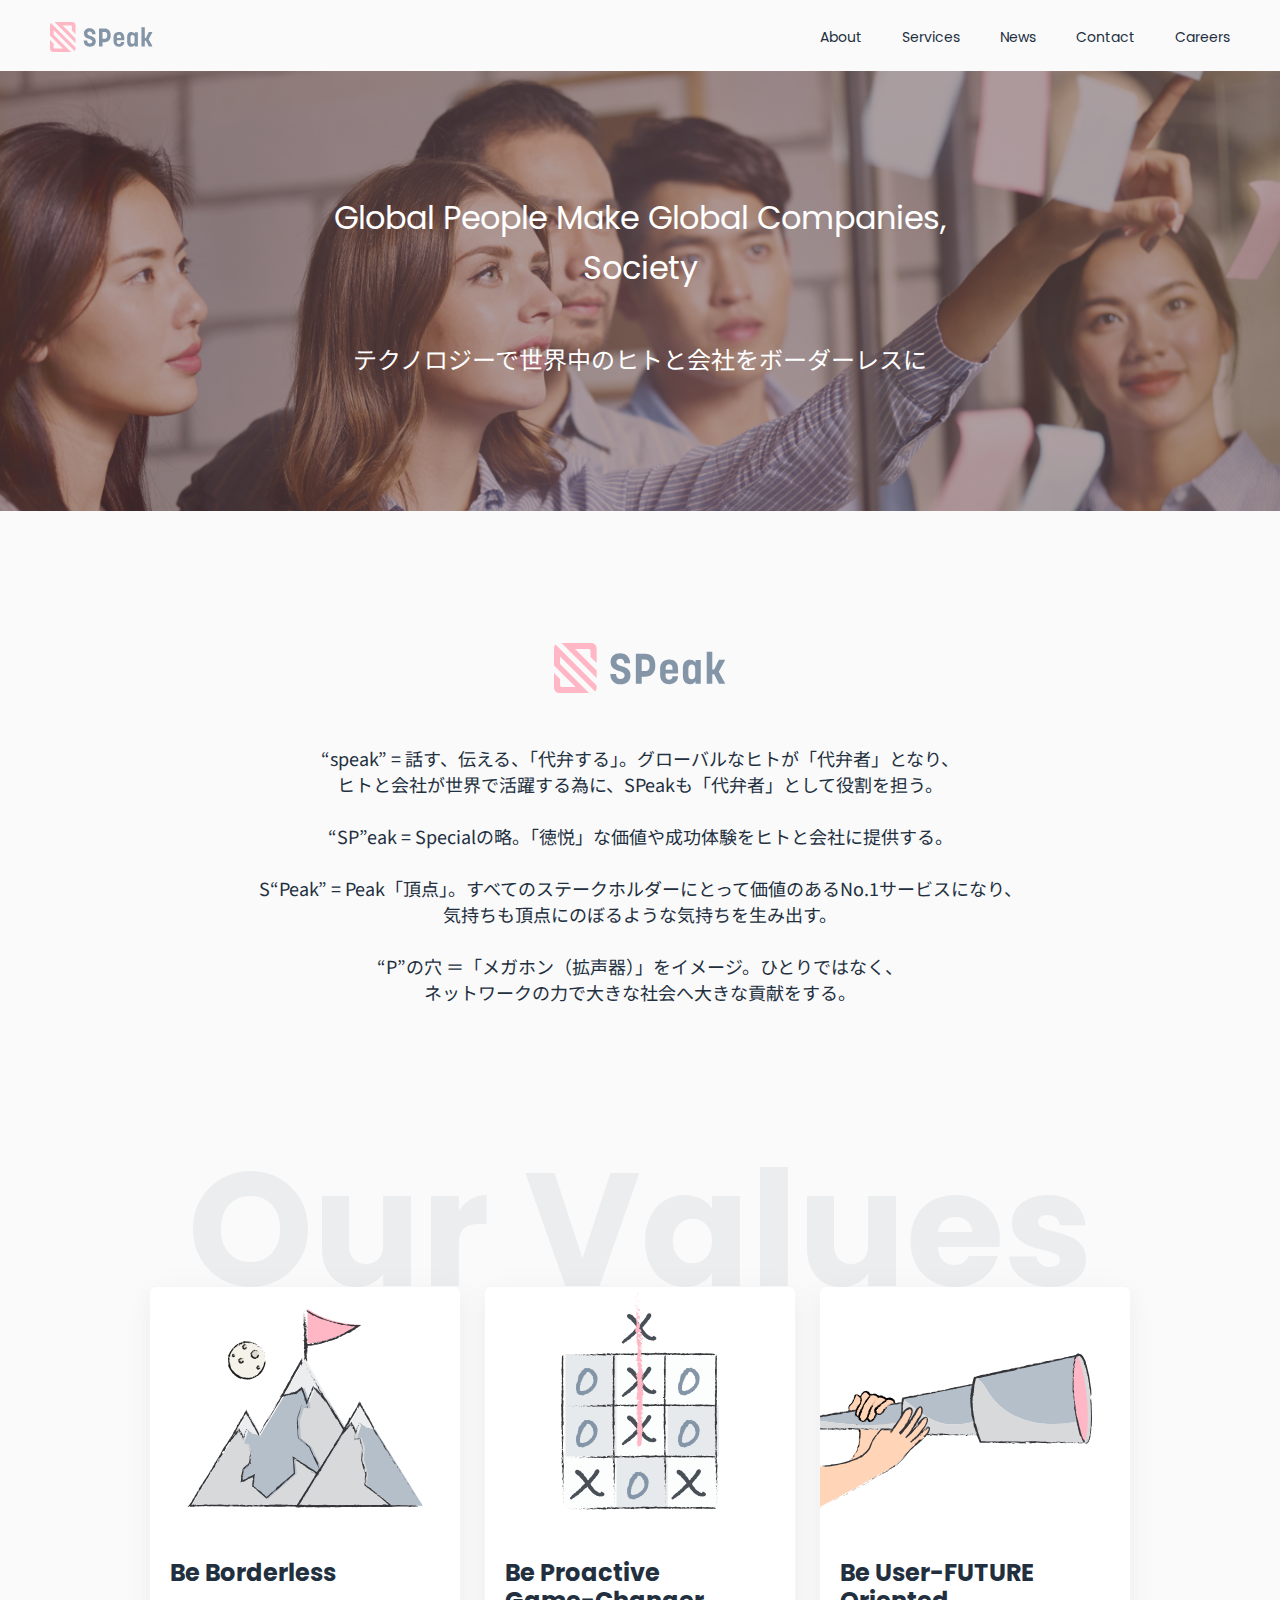
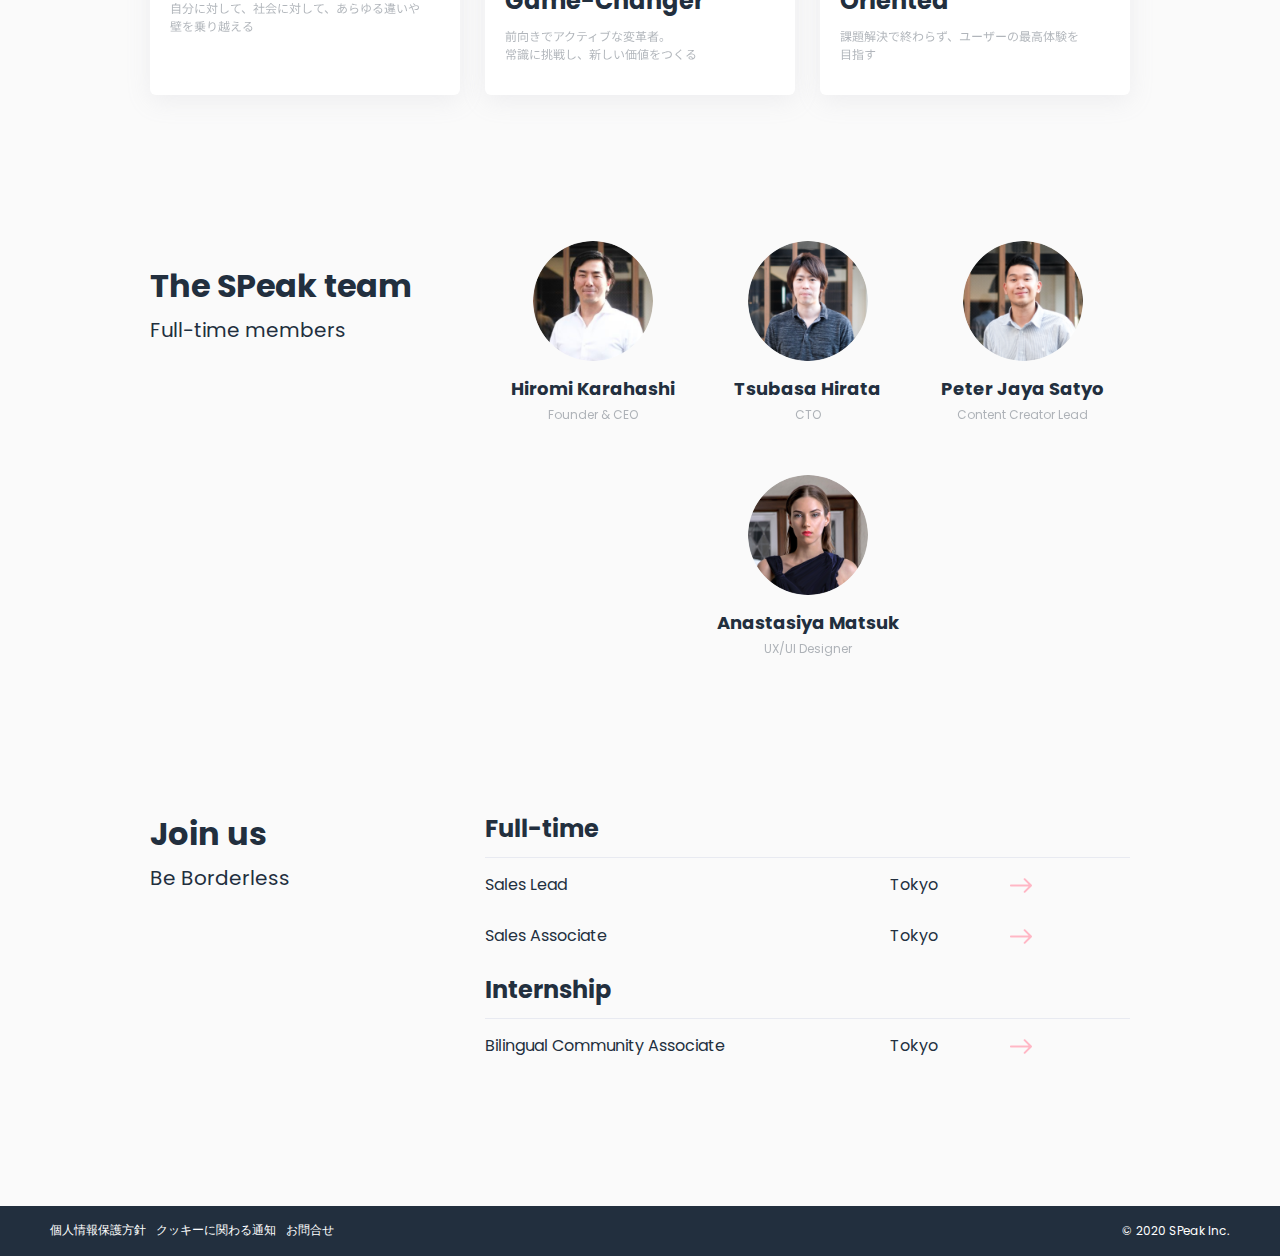
<file: index.html>
<!DOCTYPE html>
<html lang="en">

<head>
  <meta http-equiv="Content-Type" content="text/html; charset=UTF-8">
  <title>SPeak Corporate</title>
  <link href="https://fonts.googleapis.com/css2?family=Noto+Sans+JP:wght@400;700&family=Poppins:wght@400;700&display=swap" rel="stylesheet">
  <link rel="stylesheet" href="css/normalize.css" type="text/css">
  <link rel="stylesheet" href="css/style.css" type="text/css">
</head>

<body>

  <header class="page-header">
    <div class="content-wrapper">
      <a href="#" class="logo">
        <img src="img/logo.svg" height="30" alt="SPeak logo">
      </a>
      <nav class="header-nav">
        <ul class="nav-list">
          <li class="nav-item"><a href="about.html" class="nav-link">About</a></li>
          <li class="nav-item"><a href="services.html" class="nav-link">Services</a></li>
          <li class="nav-item"><a href="https://www.wantedly.com/companies/company_4016652/feed" class="nav-link" target="_blank">News</a></li>
          <li class="nav-item"><a href="https://speak-corp.com/?id=target" class="nav-link" target="_blank">Contact</a></li>
          <li class="nav-item"><a href="careers.html" class="nav-link">Careers</a></li>
        </ul>
      </nav>
    </div>
    <div class="foreword">
      <h1>Global People Make Global Companies, Society</h1>
      <p>テクノロジーで世界中のヒトと会社をボーダーレスに</p>
    </div>
    <div class="main-poster"></div>
  </header>

  <main class="page-main">
    <div class="content-wrapper">
      <div class="message">
        <img src="img/logo.svg" height="50" alt="SPeak logo">
        <p>“speak” = 話す、伝える、「代弁する」。グローバルなヒトが「代弁者」となり、
ヒトと会社が世界で活躍する為に、SPeakも「代弁者」として役割を担う。

“SP”eak = Specialの略。「徳悦」な価値や成功体験をヒトと会社に提供する。

S“Peak” = Peak「頂点」。すべてのステークホルダーにとって価値のあるNo.1サービスになり、
気持ちも頂点にのぼるような気持ちを生み出す。

“P”の穴 ＝「メガホン（拡声器）」をイメージ。ひとりではなく、
ネットワークの力で大きな社会へ大きな貢献をする。</p>
      </div>
      <p class="values">Our Values</p>
      <div class="value-cards">
        <div class="card card01">
          <img src="img/c01.svg" alt="">
          <div class="value-wrapper">
            <h4>Be Borderless</h3>
            <p>自分に対して、社会に対して、あらゆる違いや
壁を乗り越える</p>
          </div>
        </div>
        <div class="card card02">
          <img src="img/c02.svg" alt="">
          <div class="value-wrapper">
            <h4>Be Proactive<br>Game-Changer</h3>
            <p>前向きでアクティブな変革者。
常識に挑戦し、新しい価値をつくる</p>
          </div>
        </div>
        <div class="card card03">
          <img src="img/c03.svg" alt="">
          <div class="value-wrapper">
            <h4>Be User-FUTURE Oriented</h3>
            <p>課題解決で終わらず、ユーザーの最高体験を
目指す</p>
          </div>
        </div>
      </div>
      <div class="team-wrapper">
        <div class="team-about">
          <h3>The SPeak team</h2>
          <p>Full-time members</p>
        </div>
        <div class="team-members">
          <div class="member">
            <a href="#"><img src="img/m01.png" width="120" alt=""></a>
            <h5>Hiromi Karahashi</h4>
            <p>Founder & CEO</p>
            <a href="#" class="story">MY STORY</a>
          </div>
          <div class="member">
            <a href="#"><img src="img/m02.png" width="120" alt=""></a>
            <h5>Tsubasa Hirata</h4>
            <p>CTO</p>
            <a href="#" class="story">MY STORY</a>
          </div>
          <div class="member">
          <a href="#"><img src="img/m03.png" width="120" alt=""></a>
            <h5>Peter Jaya Satyo</h4>
            <p>Content Creator Lead</p>
            <a href="#" class="story">MY STORY</a>
          </div>
          <div class="member">
            <a href="#"><img src="img/m04.png" width="120" alt=""></a>
            <h5>Anastasiya Matsuk</h4>
            <p>UX/UI Designer</p>
            <a href="#" class="story">MY STORY</a>
          </div>
        </div>
      </div>
      <div class="careers">
        <div class="career-about">
          <h3>Join us</h2>
          <p>Be Borderless</p>
        </div>
        <div class="career-area">
          <ul>
            <li class="position-type">
              <h4>Full-time</h3>
            </li>
            <li>
              <a href="#"><ul class="position-details">
                <li class="position-title">Sales Lead</li>
                <li class="position-location">Tokyo</li>
                <li><span class="arrow"></span></li>
              </ul></a>
            </li>
            <li>
              <a href="#"><ul class="position-details">
                <li class="position-title">Sales Associate</li>
                <li class="position-location">Tokyo</li>
                <li><span class="arrow"></span></li>
              </ul></a>
            </li>
          </ul>
          <ul>
            <li class="position-type">
              <h4>Internship</h3>
            </li>
            <li>
            <a href="#"><ul class="position-details">
                <li class="position-title">Bilingual Community Associate</li>
                <li class="position-location">Tokyo</li>
                <li><span class="arrow"></span></li>
              </ul></a>
            </li>
          </ul>
        </div>  
      </div>
    </div>
  </main>

  <footer class="page-footer">
    <div class="content-wrapper">
        <ul class="footer-nav">
          <li class="nav-item"><a href="#" class="nav-link">個人情報保護方針</a></li>
          <li class="nav-item"><a href="#" class="nav-link">クッキーに関わる通知</a></li>
          <li class="nav-item"><a href="#" class="nav-link">お問合せ</a></li>
        </ul>
        <span class="copyright">© 2020 SPeak Inc.</span>
    </div>
  </footer>
</body>

</html>
</file>
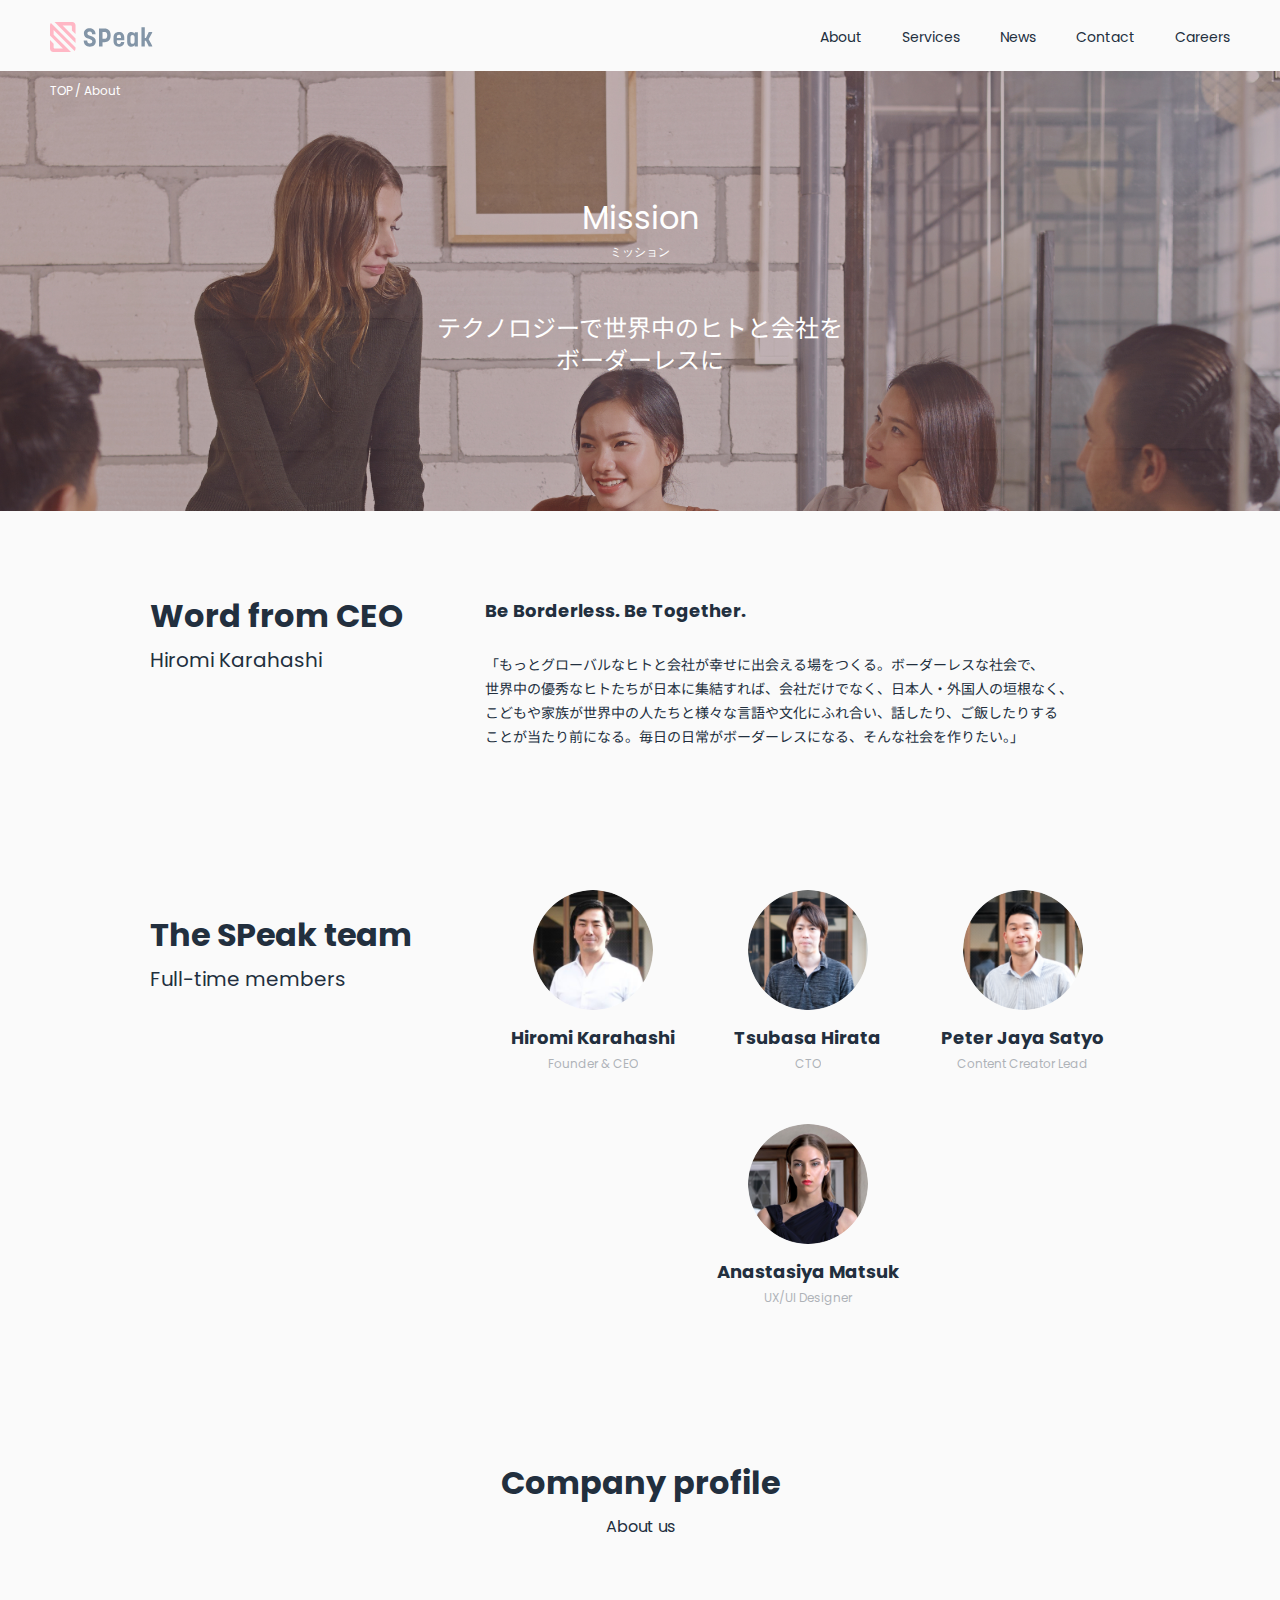
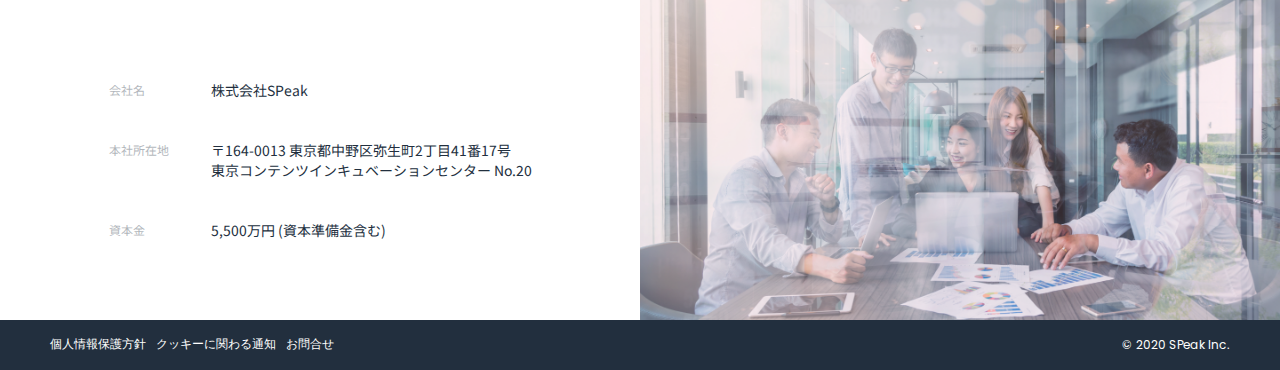
<file: about.html>
<!DOCTYPE html>
<html lang="en">

<head>
  <meta http-equiv="Content-Type" content="text/html; charset=UTF-8">
  <title>SPeak: About</title>
  <link href="https://fonts.googleapis.com/css2?family=Noto+Sans+JP:wght@400;700&family=Poppins:wght@400;700&display=swap" rel="stylesheet">
  <link rel="stylesheet" href="css/normalize.css" type="text/css">
  <link rel="stylesheet" href="css/style.css" type="text/css">
</head>

<body>

  <header class="page-header">
    <div class="content-wrapper">
      <a href="index.html" class="logo">
        <img src="img/logo.svg" height="30" alt="SPeak logo">
      </a>
      <nav class="header-nav">
        <ul class="nav-list">
          <li class="nav-item"><a href="#" class="nav-link">About</a></li>
          <li class="nav-item"><a href="services.html" class="nav-link">Services</a></li>
          <li class="nav-item"><a href="https://www.wantedly.com/companies/company_4016652/feed" class="nav-link" target="_blank">News</a></li>
          <li class="nav-item"><a href="https://speak-corp.com/?id=target" class="nav-link" target="_blank">Contact</a></li>
          <li class="nav-item"><a href="careers.html" class="nav-link">Careers</a></li>
        </ul>
      </nav>
    </div>
    <div class="pan"><a href="index.html">TOP</a> / About</div>
    <div class="foreword about">
      <h1>Mission <span>ミッション</span></h1>
      <p>テクノロジーで世界中のヒトと会社を<br>ボーダーレスに</p>
    </div>
    <div class="poster-about"></div>
  </header>

  <main class="page-main">
    <div class="content-wrapper">
      <div class="team-wrapper">
        <div class="team-about">
          <h3>Word from CEO</h2>
          <p>Hiromi Karahashi</p>
        </div>
        <div class="ceo-word"><p><h5>Be Borderless. Be Together.</h5>
「もっとグローバルなヒトと会社が幸せに出会える場をつくる。ボーダーレスな社会で、
世界中の優秀なヒトたちが日本に集結すれば、会社だけでなく、日本人・外国人の垣根なく、
こどもや家族が世界中の人たちと様々な言語や文化にふれ合い、話したり、ご飯したりする
ことが当たり前になる。毎日の日常がボーダーレスになる、そんな社会を作りたい。」</p>
        </div>
      </div>
      <div class="team-wrapper">
        <div class="team-about">
          <h3>The SPeak team</h2>
          <p>Full-time members</p>
        </div>
        <div class="team-members">
          <div class="member">
            <a href="https://speak-corp.com/career/member/detail/135" target="_blank"><img src="img/m01.png" width="120" alt=""></a>
            <h5>Hiromi Karahashi</h4>
            <p>Founder & CEO</p>
            <a href="https://speak-corp.com/career/member/detail/135" class="story" target="_blank">MY STORY</a>
          </div>
          <div class="member">
            <a href="https://speak-corp.com/career/member/detail/93" target="_blank"><img src="img/m02.png" width="120" alt=""></a>
            <h5>Tsubasa Hirata</h4>
            <p>CTO</p>
            <a href="https://speak-corp.com/career/member/detail/93" class="story" target="_blank">MY STORY</a>
          </div>
          <div class="member">
          <a href="https://speak-corp.com/career/member/detail/130" target="_blank"><img src="img/m03.png" width="120" alt=""></a>
            <h5>Peter Jaya Satyo</h4>
            <p>Content Creator Lead</p>
            <a href="https://speak-corp.com/career/member/detail/130" class="story" target="_blank">MY STORY</a>
          </div>
          <div class="member">
            <a href="https://www.wantedly.com/companies/company_4016652/post_articles/278100" target="_blank"><img src="img/m04.png" width="120" alt=""></a>
            <h5>Anastasiya Matsuk</h4>
            <p>UX/UI Designer</p>
            <a href="https://www.wantedly.com/companies/company_4016652/post_articles/278100" class="story" target="_blank">MY STORY</a>
          </div>
        </div>
      </div>
    </div>
    <div class="full-width">
      <h3>Company profile</h2>
      <p>About us</p>
      <div class="company-profile">
        <div class="left">
          <table class="table">
            <tr>
              <th>会社名</th>
              <td>株式会社SPeak</td>
            </tr>
            <tr>
              <th>本社所在地</th>
              <td>〒164-0013  東京都中野区弥生町2丁目41番17号<br>東京コンテンツインキュベーションセンター No.20</td>
            </tr>
            <tr>
              <th>資本金</th>
              <td>5,500万円  (資本準備金含む)</td>
            </tr>
          </table>
        </div>
        <div class="right"></div>
      </div>
    </div>
  </main>

  <footer class="page-footer">
    <div class="content-wrapper">
        <ul class="footer-nav">
          <li class="nav-item"><a href="#" class="nav-link">個人情報保護方針</a></li>
          <li class="nav-item"><a href="#" class="nav-link">クッキーに関わる通知</a></li>
          <li class="nav-item"><a href="#" class="nav-link">お問合せ</a></li>
        </ul>
        <span class="copyright">© 2020 SPeak Inc.</span>
    </div>
  </footer>
</body>

</html>
</file>
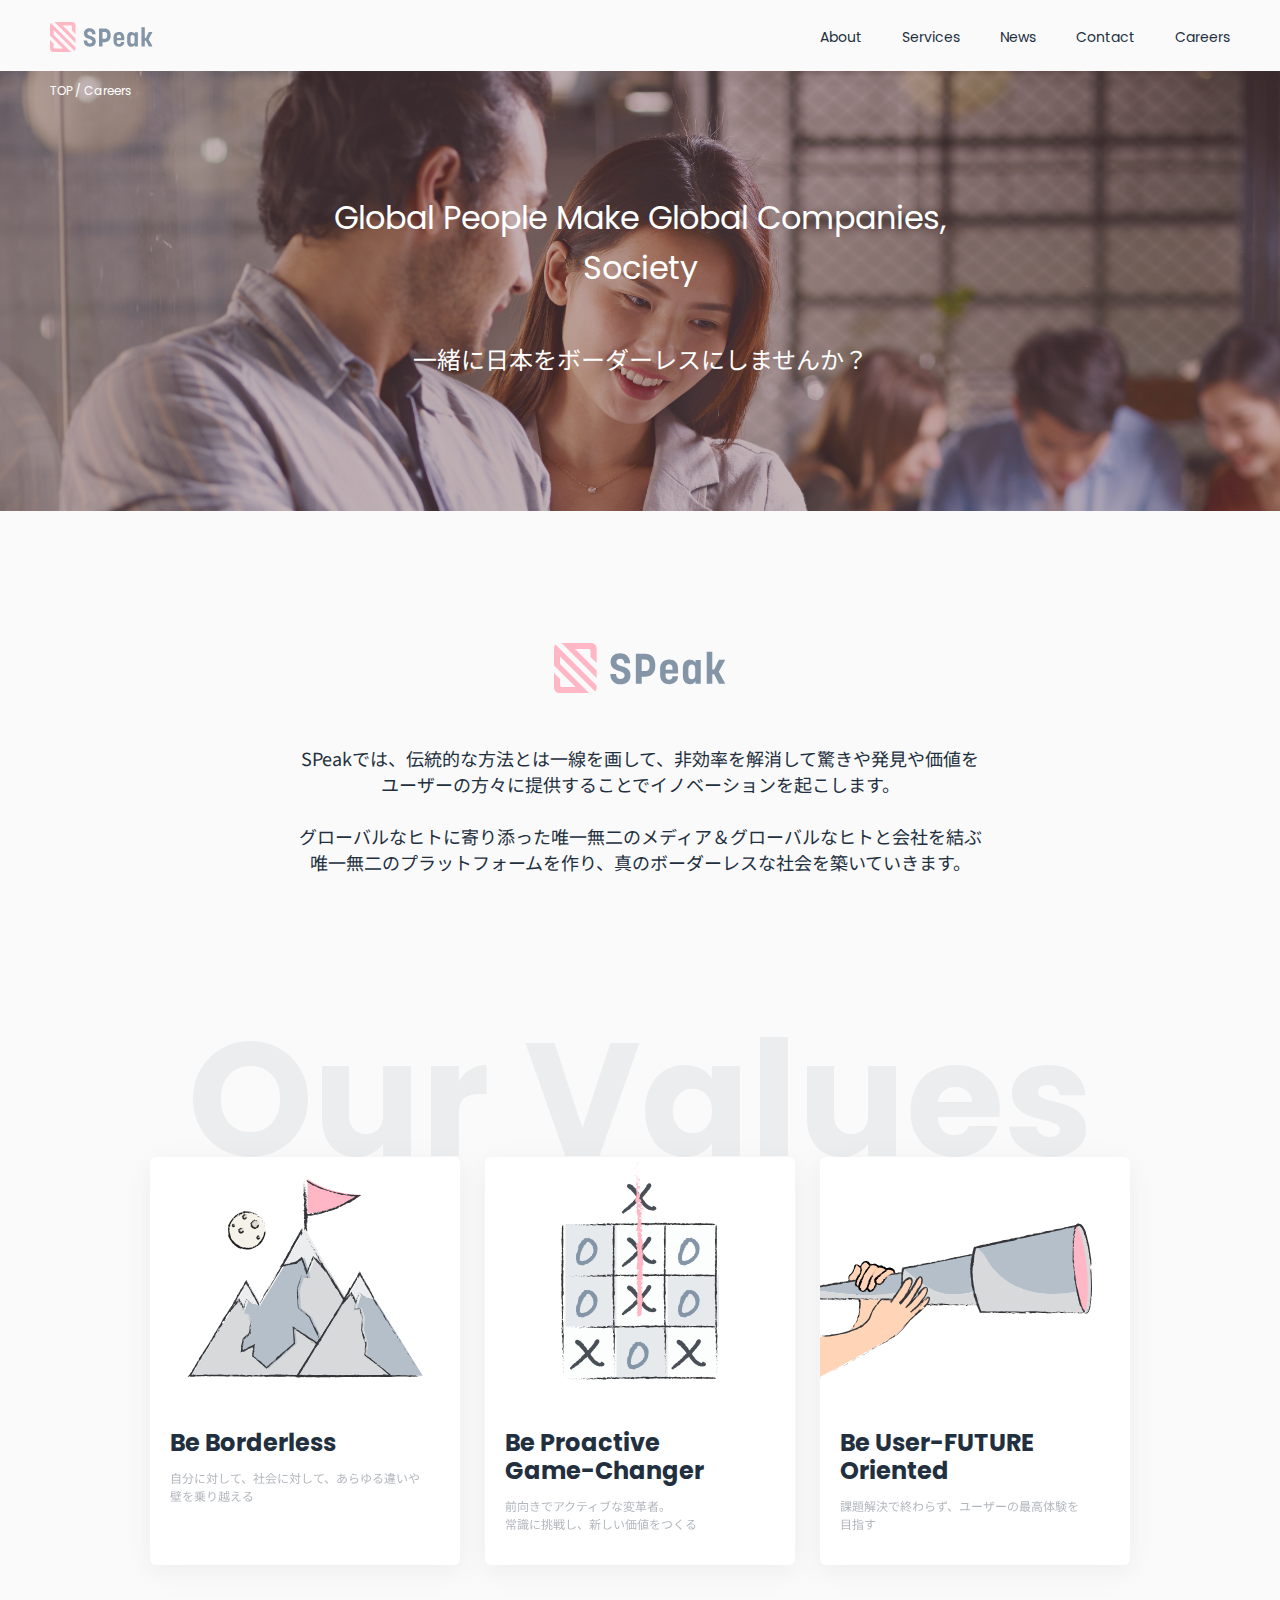
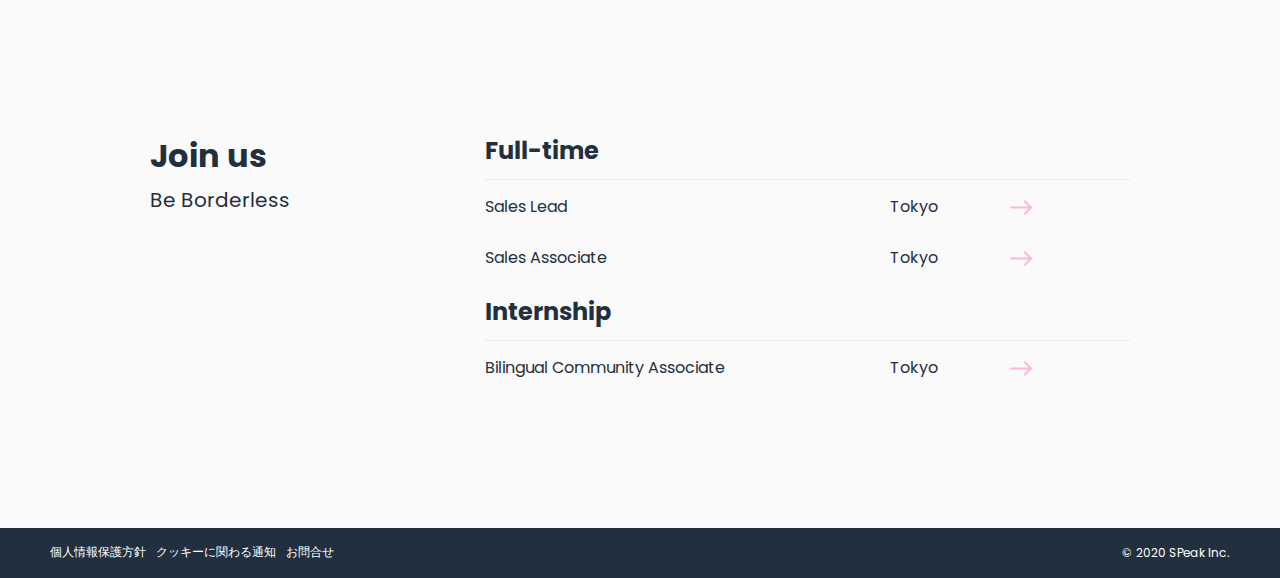
<file: careers.html>
<!DOCTYPE html>
<html lang="en">

<head>
  <meta http-equiv="Content-Type" content="text/html; charset=UTF-8">
  <title>SPeak: Careers</title>
  <link href="https://fonts.googleapis.com/css2?family=Noto+Sans+JP:wght@400;700&family=Poppins:wght@400;700&display=swap" rel="stylesheet">
  <link rel="stylesheet" href="css/normalize.css" type="text/css">
  <link rel="stylesheet" href="css/style.css" type="text/css">
</head>

<body>

  <header class="page-header">
    <div class="content-wrapper">
      <a href="index.html" class="logo">
        <img src="img/logo.svg" height="30" alt="SPeak logo">
      </a>
      <nav class="header-nav">
        <ul class="nav-list">
          <li class="nav-item"><a href="about.html" class="nav-link">About</a></li>
          <li class="nav-item"><a href="services.html" class="nav-link">Services</a></li>
          <li class="nav-item"><a href="https://www.wantedly.com/companies/company_4016652/feed" class="nav-link" target="_blank">News</a></li>
          <li class="nav-item"><a href="https://speak-corp.com/?id=target" class="nav-link" target="_blank">Contact</a></li>
          <li class="nav-item"><a href="#" class="nav-link">Careers</a></li>
        </ul>
      </nav>
    </div>
    <div class="pan"><a href="index.html">TOP</a> / Careers</div>
    <div class="foreword">
      <h1>Global People Make Global Companies, Society</h1>
      <p>一緒に日本をボーダーレスにしませんか？</p>
    </div>
    <div class="poster-careers"></div>
  </header>

  <main class="page-main">
    <div class="content-wrapper">
      <div class="message">
        <img src="img/logo.svg" height="50" alt="SPeak logo">
        <p>SPeakでは、伝統的な方法とは一線を画して、非効率を解消して驚きや発見や価値を
ユーザーの方々に提供することでイノベーションを起こします。

グローバルなヒトに寄り添った唯一無二のメディア＆グローバルなヒトと会社を結ぶ
唯一無二のプラットフォームを作り、真のボーダーレスな社会を築いていきます。</p>
      </div>
      <p class="values">Our Values</p>
      <div class="value-cards">
        <div class="card card01">
          <img src="img/c01.svg" alt="">
          <div class="value-wrapper">
            <h4>Be Borderless</h3>
            <p>自分に対して、社会に対して、あらゆる違いや
壁を乗り越える</p>
          </div>
        </div>
        <div class="card card02">
          <img src="img/c02.svg" alt="">
          <div class="value-wrapper">
            <h4>Be Proactive<br>Game-Changer</h3>
            <p>前向きでアクティブな変革者。
常識に挑戦し、新しい価値をつくる</p>
          </div>
        </div>
        <div class="card card03">
          <img src="img/c03.svg" alt="">
          <div class="value-wrapper">
            <h4>Be User-FUTURE Oriented</h3>
            <p>課題解決で終わらず、ユーザーの最高体験を
目指す</p>
          </div>
        </div>
      </div>
      <div class="careers">
        <div class="career-about">
          <h3>Join us</h2>
          <p>Be Borderless</p>
        </div>
        <div class="career-area">
          <ul>
            <li class="position-type">
              <h4>Full-time</h3>
            </li>
            <li>
              <a href="https://www.wantedly.com/companies/company_4016652/projects" target="_blank"><ul class="position-details">
                <li class="position-title">Sales Lead</li>
                <li class="position-location">Tokyo</li>
                <li><span class="arrow"></span></li>
              </ul></a>
            </li>
            <li>
              <a href="https://www.wantedly.com/companies/company_4016652/projects" target="_blank"><ul class="position-details">
                <li class="position-title">Sales Associate</li>
                <li class="position-location">Tokyo</li>
                <li><span class="arrow"></span></li>
              </ul></a>
            </li>
          </ul>
          <ul>
            <li class="position-type">
              <h4>Internship</h3>
            </li>
            <li>
            <a href="https://www.wantedly.com/companies/company_4016652/projects" target="_blank"><ul class="position-details">
                <li class="position-title">Bilingual Community Associate</li>
                <li class="position-location">Tokyo</li>
                <li><span class="arrow"></span></li>
              </ul></a>
            </li>
          </ul>
        </div>  
      </div>
    </div>
  </main>

  <footer class="page-footer">
    <div class="content-wrapper">
        <ul class="footer-nav">
          <li class="nav-item"><a href="#" class="nav-link">個人情報保護方針</a></li>
          <li class="nav-item"><a href="#" class="nav-link">クッキーに関わる通知</a></li>
          <li class="nav-item"><a href="#" class="nav-link">お問合せ</a></li>
        </ul>
        <span class="copyright">© 2020 SPeak Inc.</span>
    </div>
  </footer>
</body>

</html>
</file>
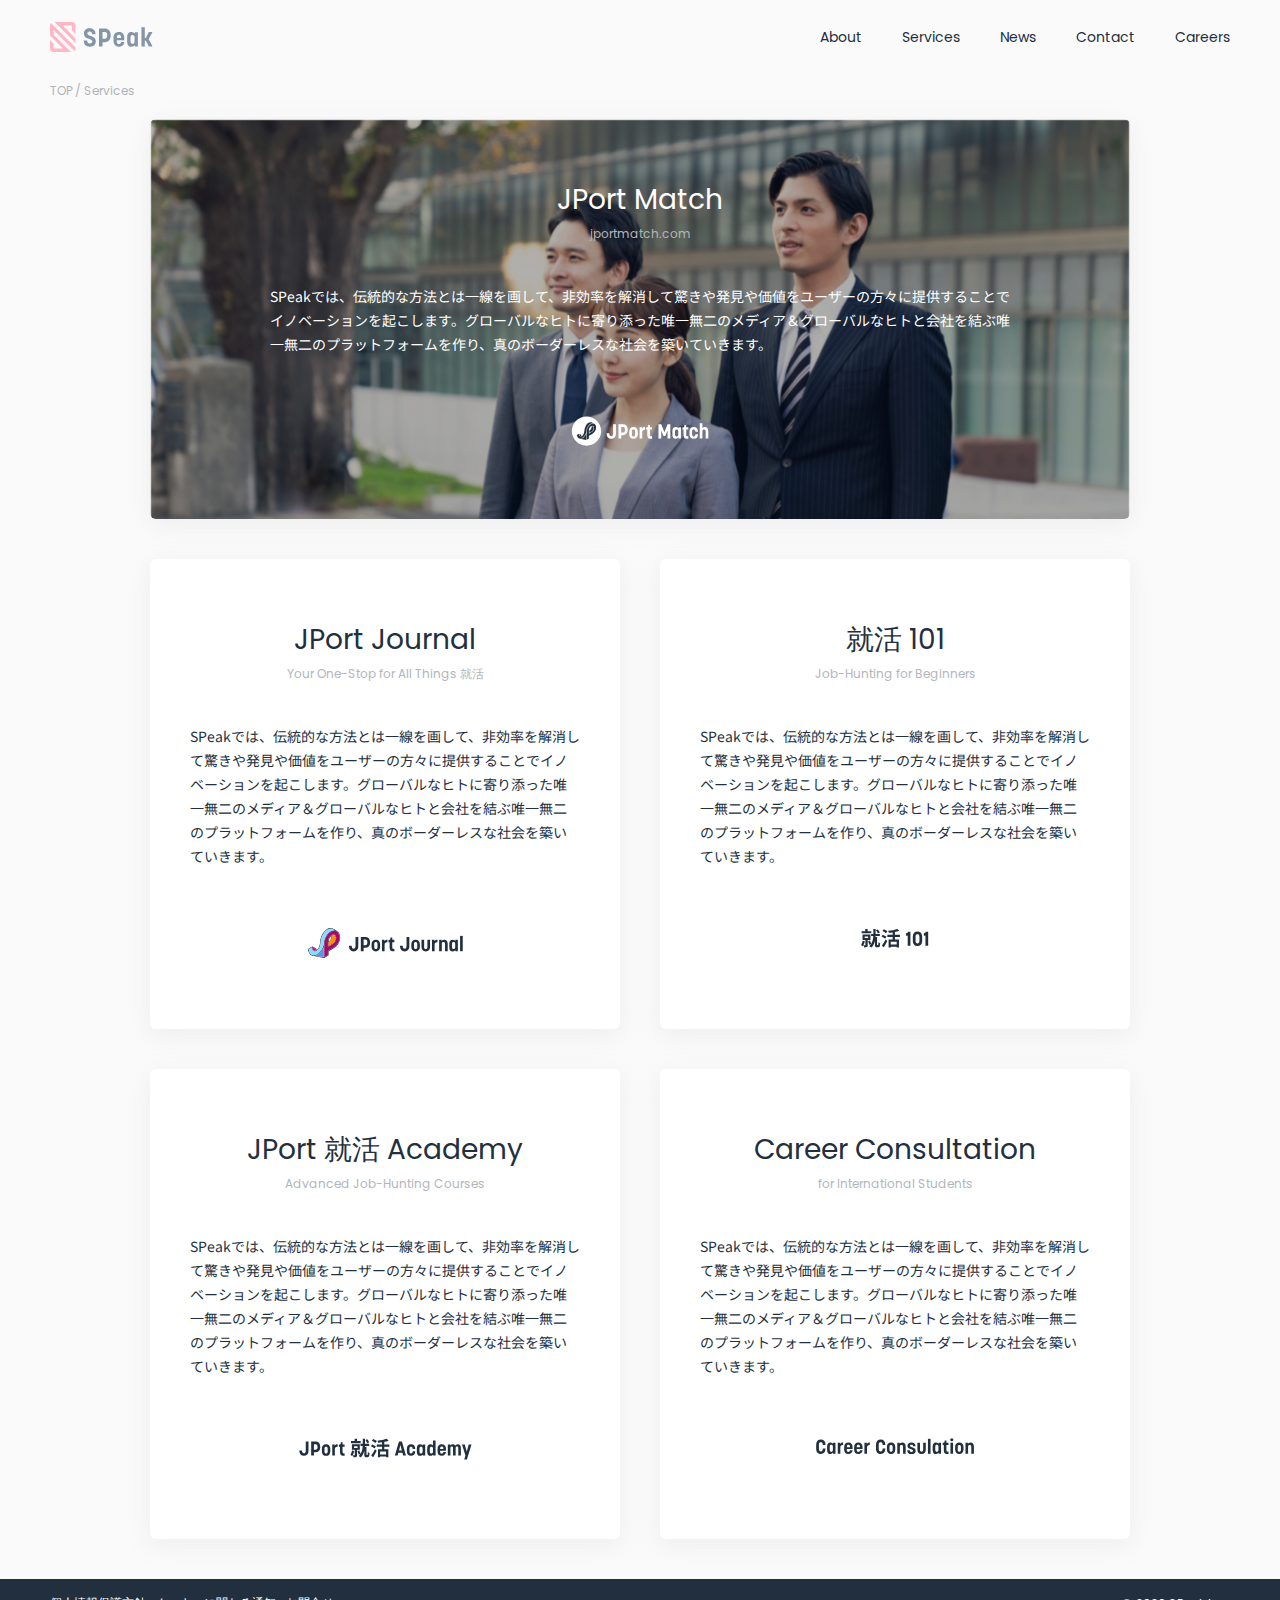
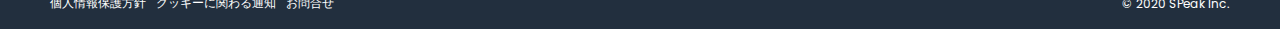
<file: services.html>
<!DOCTYPE html>
<html lang="en">

<head>
  <meta http-equiv="Content-Type" content="text/html; charset=UTF-8">
  <title>SPeak: Services</title>
  <link href="https://fonts.googleapis.com/css2?family=Noto+Sans+JP:wght@400;700&family=Poppins:wght@400;700&display=swap" rel="stylesheet">
  <link rel="stylesheet" href="css/normalize.css" type="text/css">
  <link rel="stylesheet" href="css/style.css" type="text/css">
</head>

<body>

  <header class="page-header">
    <div class="content-wrapper">
      <a href="index.html" class="logo">
        <img src="img/logo.svg" height="30" alt="SPeak logo">
      </a>
      <nav class="header-nav">
        <ul class="nav-list">
          <li class="nav-item"><a href="about.html" class="nav-link">About</a></li>
          <li class="nav-item"><a href="#" class="nav-link">Services</a></li>
          <li class="nav-item"><a href="https://www.wantedly.com/companies/company_4016652/feed" class="nav-link" target="_blank">News</a></li>
          <li class="nav-item"><a href="https://speak-corp.com/?id=target" class="nav-link" target="_blank">Contact</a></li>
          <li class="nav-item"><a href="careers.html" class="nav-link">Careers</a></li>
        </ul>
      </nav>
    </div>
    <div class="pan pan-services"><a href="index.html">TOP</a> / Services</div>
  </header>

  <main class="page-main">
    <div class="content-wrapper">
      <div class="services">
        <div class="jmatch">
          <h2>JPort Match</h2>
          <p><a href="https://jportmatch.com/" target="_blank">jportmatch.com</a></p>
          <p class="service-description">SPeakでは、伝統的な方法とは一線を画して、非効率を解消して驚きや発見や価値をユーザーの方々に提供することでイノベーションを起こします。グローバルなヒトに寄り添った唯一無二のメディア＆グローバルなヒトと会社を結ぶ唯一無二のプラットフォームを作り、真のボーダーレスな社会を築いていきます。</p>
          <img src="img/jmatch.svg" alt="">
        </div>
        <div class="jjournal">
          <h2>JPort Journal</h2>
          <p><a href="https://jportjournal.com/" target="_blank">Your One-Stop for All Things 就活</a></p>
          <p class="service-description">SPeakでは、伝統的な方法とは一線を画して、非効率を解消して驚きや発見や価値をユーザーの方々に提供することでイノベーションを起こします。グローバルなヒトに寄り添った唯一無二のメディア＆グローバルなヒトと会社を結ぶ唯一無二のプラットフォームを作り、真のボーダーレスな社会を築いていきます。</p>
          <img src="img/jjournal.svg" alt=""> 
        </div>
        <div class="shukatsu101">
          <h2>就活 101</h2>
          <p><a href="https://www.j.jportjournal.com/job-hunting-in-japan-jp" target="_blank">Job-Hunting for Beginners</a></p>
          <p class="service-description">SPeakでは、伝統的な方法とは一線を画して、非効率を解消して驚きや発見や価値をユーザーの方々に提供することでイノベーションを起こします。グローバルなヒトに寄り添った唯一無二のメディア＆グローバルなヒトと会社を結ぶ唯一無二のプラットフォームを作り、真のボーダーレスな社会を築いていきます。</p>
          <img src="img/shukatsu101.svg" alt="">
        </div>
        <div class="shukatsu-academy">
          <h2>JPort 就活 Academy</h2>
          <p><a href="https://www.j.jportjournal.com/j-academy-jp" target="_blank">Advanced Job-Hunting Courses</a></p>
          <p class="service-description">SPeakでは、伝統的な方法とは一線を画して、非効率を解消して驚きや発見や価値をユーザーの方々に提供することでイノベーションを起こします。グローバルなヒトに寄り添った唯一無二のメディア＆グローバルなヒトと会社を結ぶ唯一無二のプラットフォームを作り、真のボーダーレスな社会を築いていきます。</p>
          <img src="img/shukatsu-academy.svg" alt="">
        </div>
        <div class="cc">
          <h2>Career Consultation</h2>
          <p><a href="https://www.j.jportjournal.com/career-consultation" target="_blank">for International Students</a></p>
          <p class="service-description">SPeakでは、伝統的な方法とは一線を画して、非効率を解消して驚きや発見や価値をユーザーの方々に提供することでイノベーションを起こします。グローバルなヒトに寄り添った唯一無二のメディア＆グローバルなヒトと会社を結ぶ唯一無二のプラットフォームを作り、真のボーダーレスな社会を築いていきます。</p>
          <img src="img/cc.svg" alt="">
        </div>
      </div>
    </div>
  </main>

  <footer class="page-footer">
    <div class="content-wrapper">
        <ul class="footer-nav">
          <li class="nav-item"><a href="#" class="nav-link">個人情報保護方針</a></li>
          <li class="nav-item"><a href="#" class="nav-link">クッキーに関わる通知</a></li>
          <li class="nav-item"><a href="#" class="nav-link">お問合せ</a></li>
        </ul>
        <span class="copyright">© 2020 SPeak Inc.</span>
    </div>
  </footer>
</body>

</html>
</file>
<file: css/style.css>
html {
  scroll-behavior: smooth;
}

body {
  font-family: 'Noto Sans JP', sans-serif;
  font-size: 16px;
  line-height: 26px;
  background-color: #fafafa;
  color: #222F3E;
  font-weight: normal;
  min-width: 1240px;
}

h1 {
  text-align: center;
  font-family: 'Poppins', sans-serif;
  font-size: 32px;
  line-height: 50px;
  font-weight: normal;
  margin-bottom: 50px;
}

h2 {
  font-family: 'Poppins', sans-serif;
  font-size: 28px;
  line-height: 36px;
  font-weight: normal;
  margin-bottom: 0;
}

.values {
  display: block;
  vertical-align: middle;
  margin: 120px auto 44px;
  opacity: 0.06;
  font-family: 'Poppins', sans-serif;
  font-weight: bold;
  font-size: 160px;
  z-index: -1;
}

h3 {
  font-family: 'Poppins', sans-serif;
  font-size: 32px;
  margin-bottom: 18px;
}

h4 {
  font-family: 'Poppins', sans-serif;
  font-size: 24px;
  line-height: 28px;
  font-weight: bold;
  margin: 4px 0;
}

h5 {
  font-family: 'Poppins', sans-serif;
  font-size: 18px;
  line-height: 24px;
  margin: 10px 0 5px;
}

.value-cards {
  display: -webkit-flex;
  display: -moz-flex;
  display: -ms-flex;
  display: -o-flex;
  display: flex;
  flex-wrap: wrap;
  justify-content: space-between;
  margin-bottom: 120px;
}

.card {
  width: 310px;
  margin-bottom: 26px;
  background-color: white;
  box-shadow: 0 6px 24px 0 rgba(174,174,186,0.16);
  border-radius: 6px;
}

.card p {
  font-size: 12px;
  line-height: 18px;
  opacity: 0.35;
  white-space: pre-wrap;
}

.card img {
  width: 100%;
}

.value-wrapper {
  padding: 0 20px 20px 20px;
}

.page-main .content-wrapper {
  width: 980px;
  padding: 0 20px;
  margin: 0 auto;
  display: -webkit-flex;
  display: -moz-flex;
  display: -ms-flex;
  display: -o-flex;
  display: flex;
  flex-direction: column;
}

.team-wrapper {
  display: -webkit-flex;
  display: -moz-flex;
  display: -ms-flex;
  display: -o-flex;
  display: flex;
  justify-content: space-between;
  margin-bottom: 80px;
  position: relative;
}

.team-members {
  display: -webkit-flex;
  display: -moz-flex;
  display: -ms-flex;
  display: -o-flex;
  display: flex;
  flex-wrap: wrap;
  justify-content: space-between;
  max-width: 645px;
}

.team-about p,
.career-about p {
  margin: 0;
  font-size: 20px;
  font-family: 'Poppins', sans-serif;
}

.member {
  width: 215px;
  text-align: center;
  position: relative;
  margin: 0 auto 25px;
}

.member::after {
  content: url("../img/jp.svg");
  width: 29px;
  height: 14px;
  position: absolute;
  top: 4px;
  right: 10px;
  opacity: 0;
  transition: 0.5s ease;
}

.member:nth-child(3)::after {
  content: url("../img/in.svg");
  width: 29px;
  height: 14px;
  position: absolute;
  top: 4px;
  right: 10px;
  opacity: 0;
  transition: 0.5s ease;
}

.member:nth-child(4)::after {
  content: url("../img/by.svg");
  width: 29px;
  height: 14px;
  position: absolute;
  top: 4px;
  right: 10px;
  opacity: 0;
  transition: 0.5s ease;
}

.member img {
  border-radius: 50%;
  transition: 0.5s ease;
}

.member:hover img {
  box-shadow: -5px 0 0 0 #FFB7C5;
}

.story {
  opacity: 0;
  transition: 0.5s ease;
}

.member:hover .story,
.member:hover::after {
  opacity: 1;
}

.member p {
  font-size: 12px;
  line-height: 18px;
  font-family: 'Poppins', sans-serif;
  opacity: 0.35;
  margin: 0;
}

.member a {
  text-decoration: none;
  color: #FFB7C5;
  font-size: 10px;
  line-height: 16px;
  font-family: 'Poppins', sans-serif;
  font-weight: bold;
  letter-spacing: 1px;
}

.careers {
  display: -webkit-flex;
  display: -moz-flex;
  display: -ms-flex;
  display: -o-flex;
  display: flex;
  justify-content: space-between;
  font-family: 'Poppins', sans-serif;
  margin-bottom: 120px;
}

.career-area {
  margin-top: 10px;
}

.career-area ul {
  list-style: none;
  padding: 0;
}

.career-area a {
  text-decoration: none;
  color: #222F3E;
}

.position-type {
  padding-bottom: 10px;
  border-bottom: 1px solid rgba(75,96,167,0.1);
}

.position-details {
  display: -webkit-flex;
  display: -moz-flex;
  display: -ms-flex;
  display: -o-flex;
  display: flex;
  justify-content: space-between;
  position: relative;
}

.position-details::after {
  content: "";
  display: block;
  border-bottom: 3px solid #FFB7C5;
  width: 0;
  position: absolute;
  left: 0;
  bottom: -3px;
  transition: 0.5s ease;
}

.position-details:hover::after {
  width: 100%;
}

.position-details li {
  padding-top: 14px;
  padding-bottom: 11px;
}

.position-details li:nth-of-type(1) {
  width: 405px;
}

.position-details li:nth-of-type(2),
.position-details li:nth-of-type(3) {
  width: 120px;
}

.arrow {
  display: block;
  width: 22px;
  height: 15px;
  margin-top: 6px;
  background-image: url("../img/arrow-pink.svg");
  background-repeat: no-repeat;
  transition: 0.5s ease;
}

.position-details:hover .arrow {
  transform: translateX(84px);
}

.ceo-word {
  font-size: 14px;
  line-height: 24px;
  white-space: pre-wrap;
  margin-top: 14px;
  width: 645px;
}

.message {
  font-size: 18px;
  line-height: 26px;
  text-align: center;
  white-space: pre-wrap;
  margin-bottom: 40px;
}

.message img {
  display: block;
  margin: 20px auto 0;
}

.message p {
  margin: 0;
}

.full-width {
  text-align: center;
}

.full-width p {
  font-family: 'Poppins', sans-serif;
  margin-bottom: 60px;
}

.company-profile {
  display: -webkit-flex;
  display: -moz-flex;
  display: -ms-flex;
  display: -o-flex;
  display: flex;
  width: 100%;
}

.left {
  background-color: white;
  width: 50%;
}

.right {
  width: 50%;
  background-image: url("../img/company.png");
  background-repeat: no-repeat;
  background-size: cover;
  background-position: 50%;
}

.table {
  margin: 60px auto;
  text-align: left;
}

.table th,
.table td {
  vertical-align: top;
  padding-top: 20px;
  padding-bottom: 20px;
}

.table th {
  width: 100px;
  font-size: 12px;
  line-height: 20px;
  font-weight: normal;
  opacity: 0.35;
}

.table td {
  font-size: 14px;
  line-height: 20px;
}

.services {
  text-align: center;
  display: -webkit-flex;
  display: -moz-flex;
  display: -ms-flex;
  display: -o-flex;
  display: flex;
  flex-direction: row;
  flex-wrap: wrap;
  justify-content: space-between;
}

.services img {
  display: inline-block;
  margin-top: 60px;
}

.jmatch {
  width: 740px;
  height: 320px;
  margin-bottom: 40px;
  padding: 40px 120px;
  background-image: url("../img/jmatch.png");
  background-repeat: no-repeat;
  background-size: cover;
  border-radius: 6px;
  box-shadow: 0 6px 24px 0 rgba(174,174,186,0.16);
  color: white;
}

.jjournal,
.shukatsu101,
.shukatsu-academy,
.cc {
  width: 390px;
  height: 390px;
  margin-bottom: 40px;
  padding: 40px;
  background-color: white;
  border-radius: 6px;
  box-shadow: 0 6px 24px 0 rgba(174,174,186,0.16);
}

.services p {
  margin: 0;
}

.services a {
  font-size: 12px;
  line-height: 18px;
  font-family: 'Poppins', sans-serif;
  text-decoration: none;
  color: #B2B6BB;
}

.services a:hover {
  color: #FFB7C5;
  transition: 0.5s ease;
}

.services .service-description {
  opacity: 1;
  font-size: 14px;
  line-height: 24px;
  text-align: left;
  margin-top: 40px;
}

/* Шапка сайта */

.logo {
  padding-top: 8px;
  transition: all 0.5s ease;
}

.logo:hover {
  opacity: 0.8;
  transition: all 0.5s ease;
}

.page-header {
  width: 100%;
  position: relative;
  margin-bottom: 60px;
}

.page-header .content-wrapper {
  display: -webkit-flex;
  display: -moz-flex;
  display: -ms-flex;
  display: -o-flex;
  display: flex;
  flex-direction: row;
  justify-content: space-between;
  align-items: center;
  margin: 12px 50px;
} 

.header-nav {
  display: block;
}
.nav-list {
  display: -webkit-flex;
  display: -moz-flex;
  display: -ms-flex;
  display: -o-flex;
  display: flex;
  flex-direction: row;
  flex-wrap: wrap;
  justify-content: space-between;
  align-items: center;
  list-style: none;
  margin: 10px 0;
  padding: 0;
}

.nav-link {
  font-family: 'Poppins', sans-serif;
  font-size: 14px;
  line-height: 24px;
  color: #222F3E;
  text-decoration: none;
  transition: all 0.5s ease;
}

.nav-link:hover {
  color: #FFB7C5;
  transition: all 0.5s ease;
}

.nav-link:active {
  color: #FFB7C5;
  transition: all 0.5s ease;
}

.nav-item{
  margin-right: 40px;
}

.nav-item:last-child {
  margin-right: 0;
}

.pan {
  position: absolute;
  top: 70px;
  left: 50px;
  color: white;
  font-size: 12px;
  line-height: 18px;
  font-family: 'Poppins', sans-serif;
}

.pan a {
  text-decoration: none;
  color: white;
}

.pan-services {
  color: #222F3E;
  opacity: 0.35;
}

.pan-services a {
  color: #222F3E;
}

.foreword {
  width: 700px;
  position: absolute;
  text-align: center;
  left: 50%;
  top: 50%;
  transform: translate(-350px, -90px);
  color: white;
  animation-name: reveal;
  animation-duration: 2.5s;
}

@keyframes reveal {
  from {opacity: 0; top: 0;}
  to {opacity: 1; top: 50%;}
}

.foreword p {
  font-size: 24px;
  line-height: 32px;
}

.about span {
  display: block;
  font-size: 12px;
  line-height: 18px;
}

.main-poster {
  width: 100%;
  height: 440px;
  background-image: url("../img/main-banner.jpg");
  background-attachment: fixed;
  background-position: center;
  background-repeat: no-repeat;
  background-size: cover;
}

.poster-careers {
  width: 100%;
  height: 440px;
  background-image: url("../img/banner-careers.jpg");
  background-attachment: fixed;
  background-position: center;
  background-repeat: no-repeat;
  background-size: cover;
}

.poster-about {
  width: 100%;
  height: 440px;
  background-image: url("../img/banner-about.jpg");
  background-attachment: fixed;
  background-position: center;
  background-repeat: no-repeat;
  background-size: cover;
}

/* Подвал сайта */

.page-footer {
  background:#222F3E;
}

.page-footer .content-wrapper {
  display: -webkit-flex;
  display: -moz-flex;
  display: -ms-flex;
  display: -o-flex;
  display: flex;
  flex-direction: row;
  justify-content: space-between;
  align-items: center;
  margin: 0 50px;
  padding: 12px 0;
} 

.footer-nav {
  display: -webkit-flex;
  display: -moz-flex;
  display: -ms-flex;
  display: -o-flex;
  display: flex;
  flex-direction: row;
  justify-content: center;
  flex-wrap: wrap;
  margin: 0;
  padding: 0;
  list-style: none;
}

.footer-nav .nav-item {
  margin-right: 10px;
}

.footer-nav .nav-item:last-child {
  margin-right: 0;
}

.footer-nav .nav-link {
  font-size: 12px;
  line-height: 24px;
  vertical-align: top;
  color: white;
  text-decoration: none;
  transition: all 0.5s ease;
}

.footer-nav .nav-link:hover {
  color: #FFB7C5;
  transition: all 0.5s ease;
}

.footer-nav .nav-link:active {
  color: #FFB7C5;
  transition: all 0.5s ease;
}

.copyright {
  display: block;
  vertical-align: middle;
  font-size: 12px;
  line-height: 24px;
  font-family: 'Poppins', sans-serif;
  color: white;
}
</file>
